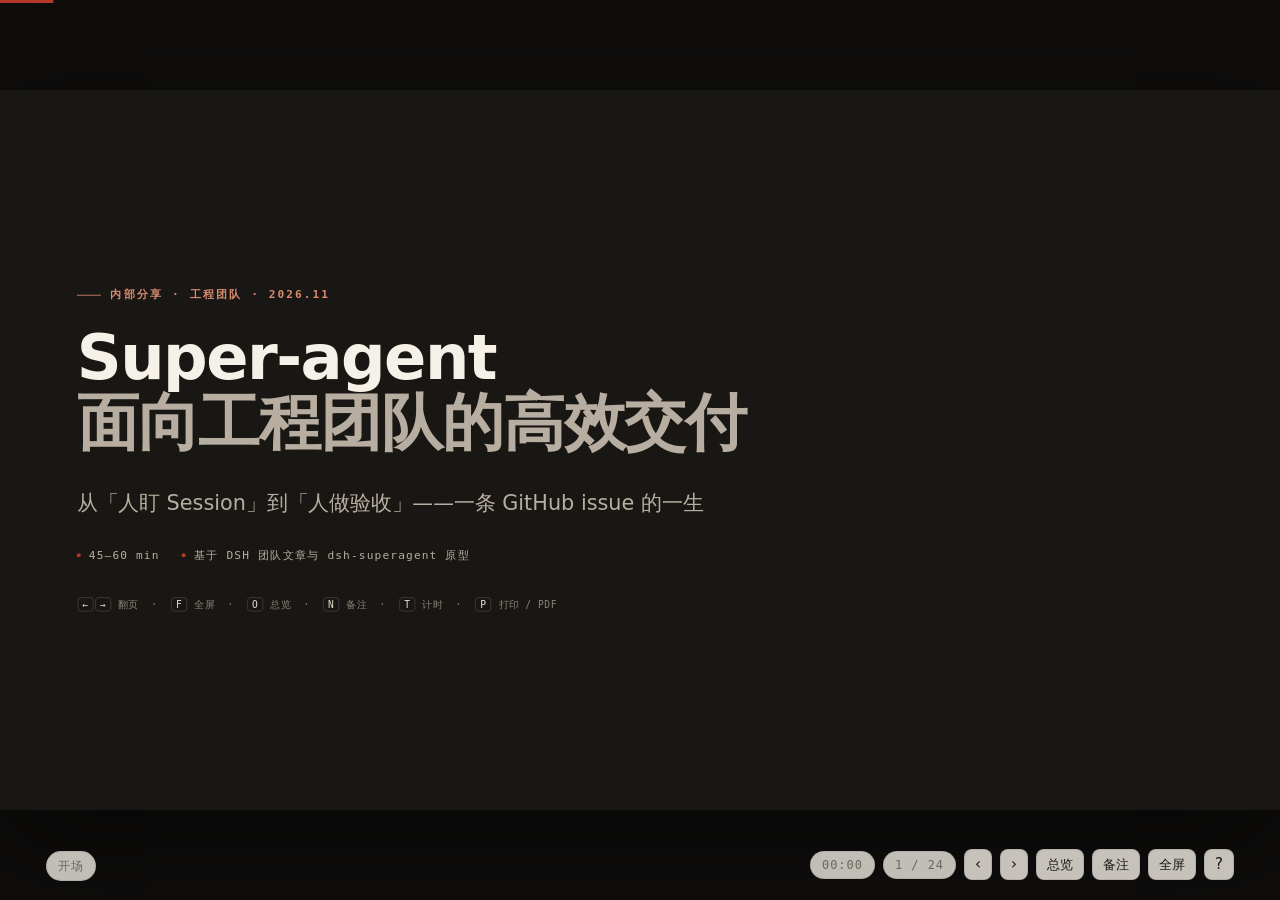
<file: docs/superagent-share/index.html>
<!doctype html>
<html lang="zh-CN">
<head>
<meta charset="utf-8">
<meta name="viewport" content="width=device-width, initial-scale=1">
<meta name="color-scheme" content="light">
<meta name="description" content="Super-agent 内部分享：面向工程团队的高效交付。单文件 HTML 演示稿，支持键盘翻页、全屏、总览、备注、计时与打印。">
<title>Super-agent：面向工程团队的高效交付</title>
<style>
  /* ---------- tokens ---------- */
  :root{
    --paper:#f5f1e8;
    --paper-2:#efe9dc;
    --ink:#1b1916;
    --muted:#6f675c;
    --line:#d8cfc0;
    --accent:#b23a26;
    --accent-soft:#f0dcd5;
    --dark:#191714;
    --dark-muted:#b7ada0;
    --white:#fffdf8;
    --sans:"PingFang SC","Hiragino Sans GB","Noto Sans CJK SC","Source Han Sans SC","Microsoft YaHei",system-ui,-apple-system,sans-serif;
    --mono:"SF Mono","JetBrains Mono","Cascadia Code",Menlo,Consolas,monospace;
    --scale:1;
  }
  *{box-sizing:border-box}
  html,body{margin:0;padding:0;height:100%}
  body{
    background:#0e0d0c;
    color:var(--ink);
    font-family:var(--sans);
    font-feature-settings:"palt" 1;
    overflow:hidden;
    -webkit-font-smoothing:antialiased;
  }
  a{color:inherit;text-decoration:none;border-bottom:1px solid rgba(178,58,38,.4)}
  a:hover{border-bottom-color:var(--accent)}

  /* ---------- stage ---------- */
  #stage{
    position:absolute;
    top:50%;left:50%;
    width:1600px;height:900px;
    transform:translate(-50%,-50%) scale(var(--scale));
    transform-origin:center center;
    background:var(--paper);
    box-shadow:0 40px 120px rgba(0,0,0,.45);
    overflow:hidden;
  }
  #progress{
    position:absolute;top:0;left:0;height:3px;width:100%;
    background:var(--accent);
    transform:scaleX(0);transform-origin:left;
    z-index:45;transition:transform .25s ease;
  }

  /* ---------- slides ---------- */
  .slide{
    position:absolute;inset:0;
    display:flex;flex-direction:column;
    padding:72px 88px 64px;
    background:var(--paper);
    opacity:0;visibility:hidden;pointer-events:none;
    transition:opacity .22s ease;
  }
  .slide.active{opacity:1;visibility:visible;pointer-events:auto}
  .slide.dark{background:var(--dark);color:var(--paper)}
  .slide.dark .muted,.slide.dark .lede{color:var(--dark-muted)}
  .slide.dark .kicker{color:#d98a6f}
  .slide.dark a{border-bottom-color:rgba(217,138,111,.5)}
  .notes{display:none}

  .s-head{flex:0 0 auto}
  .s-body{flex:1 1 auto;display:flex;flex-direction:column;justify-content:center;gap:26px;min-height:0;padding-top:30px}
  .s-body.top{justify-content:flex-start}

  .kicker{
    margin:0 0 18px;
    font:600 14px/1.4 var(--mono);
    letter-spacing:.18em;text-transform:uppercase;
    color:var(--accent);
    display:flex;align-items:center;gap:12px;
  }
  .kicker::before{content:"";width:30px;height:1px;background:currentColor;flex:0 0 auto}

  h1,h2,h3,p{margin:0}
  h1{font-size:78px;line-height:1.04;font-weight:650;letter-spacing:-.025em;text-wrap:balance}
  h2{font-size:48px;line-height:1.14;font-weight:640;letter-spacing:-.02em;text-wrap:balance}
  h3{font-size:23px;line-height:1.35;font-weight:600;text-wrap:balance}
  .lede{font-size:23px;line-height:1.55;color:var(--muted);max-width:980px}
  .small{font-size:16px;line-height:1.55;color:var(--muted)}
  .tiny{font-size:13px;line-height:1.5;color:var(--muted)}
  .muted{color:var(--muted)}
  .accent{color:var(--accent)}
  .dim{color:var(--dark-muted)}

  /* ---------- cover ---------- */
  .cover{padding:84px 96px}
  .cover .s-head{display:flex;flex-direction:column;justify-content:center;height:100%}
  .cover h1{margin:10px 0 26px}
  .cover .lede{font-size:26px;max-width:1100px}
  .cover-meta{display:flex;gap:28px;align-items:center;margin-top:38px;font:500 14px/1 var(--mono);letter-spacing:.1em;color:var(--dark-muted)}
  .cover-meta span{display:flex;align-items:center;gap:10px}
  .cover-meta span::before{content:"";width:5px;height:5px;border-radius:50%;background:var(--accent)}
  .hint{margin-top:46px;font:500 12px/1.6 var(--mono);letter-spacing:.06em;color:rgba(183,173,160,.72)}
  .hint kbd{font:inherit;color:#e8dfd2;border:1px solid rgba(255,255,255,.18);border-radius:4px;padding:1px 5px;margin:0 1px}

  /* ---------- divider ---------- */
  .divider{justify-content:center}
  .divider .num{font:600 130px/1 var(--mono);color:rgba(245,241,232,.13);letter-spacing:-.04em;margin-bottom:18px}
  .divider h2{font-size:62px;line-height:1.12;max-width:1150px;margin-bottom:22px}
  .divider .lede{font-size:24px;max-width:900px}

  /* ---------- generic blocks ---------- */
  .cards{display:grid;gap:18px}
  .cards.two{grid-template-columns:1fr 1fr}
  .cards.three{grid-template-columns:repeat(3,1fr)}
  .cards.four{grid-template-columns:repeat(4,1fr)}
  .card{
    background:rgba(255,253,248,.72);
    border:1px solid var(--line);
    border-radius:14px;
    padding:22px 24px;
  }
  .card h3{margin-bottom:8px}
  .card p,.card li{font-size:17px;line-height:1.55;color:var(--muted)}
  .card ul{margin:0;padding-left:18px;display:flex;flex-direction:column;gap:6px}
  .card .idx{font:600 13px/1 var(--mono);letter-spacing:.12em;color:var(--accent);display:block;margin-bottom:10px}

  ul.pts{list-style:none;margin:0;padding:0;display:flex;flex-direction:column;gap:14px}
  ul.pts>li{position:relative;padding-left:26px;font-size:21px;line-height:1.5}
  ul.pts>li::before{content:"";position:absolute;left:2px;top:.64em;width:7px;height:7px;border-radius:50%;background:var(--accent)}
  ul.pts>li small{display:block;font-size:16px;color:var(--muted);margin-top:3px;padding-left:0}
  ul.pts.compact>li{font-size:19px}

  .callout{
    display:flex;gap:14px;align-items:flex-start;
    background:var(--accent-soft);
    border-left:4px solid var(--accent);
    border-radius:0 12px 12px 0;
    padding:16px 20px;
    font-size:19px;line-height:1.5;
  }
  .callout b{font-weight:600}
  .callout span:last-child{text-wrap:pretty}
  .callout .tag{flex:0 0 auto;font:600 12px/1.6 var(--mono);letter-spacing:.12em;text-transform:uppercase;color:var(--accent);padding-top:3px}
  .callout.alt{background:rgba(25,23,20,.05);border-left-color:var(--ink)}
  .callout.alt .tag{color:var(--ink)}
  .slide.dark .callout{background:rgba(255,255,255,.07);border-left-color:var(--accent);color:var(--paper)}
  .slide.dark .callout .tag{color:#d98a6f}

  .split{display:grid;grid-template-columns:1.25fr .75fr;gap:52px;align-items:center}
  .split.even{grid-template-columns:1fr 1fr}
  .split.wide-left{grid-template-columns:1.5fr 1fr}

  /* ---------- pain points ---------- */
  .symptoms{display:flex;flex-direction:column;gap:20px}
  .symptom{display:grid;grid-template-columns:150px 1fr;gap:18px;align-items:baseline;padding-bottom:18px;border-bottom:1px solid var(--line)}
  .symptom:last-child{border-bottom:0;padding-bottom:0}
  .symptom b{font-size:20px}
  .symptom span{font-size:18px;line-height:1.5;color:var(--muted)}
  .stat{text-align:left}
  .stat .big{font:650 104px/.95 var(--sans);letter-spacing:-.05em;color:var(--accent)}
  .stat .big small{font-size:30px;letter-spacing:0;color:var(--ink)}
  .stat .cap{font-size:17px;line-height:1.5;color:var(--muted);margin-top:10px;max-width:280px}
  .quote{margin-top:26px;padding-left:18px;border-left:2px solid var(--accent);font-size:20px;line-height:1.55}
  .quote small{display:block;margin-top:6px;font-size:14px;color:var(--muted)}

  /* ---------- axes ---------- */
  .axes{display:flex;flex-direction:column;gap:24px}
  .axis{border:1px solid var(--line);border-radius:14px;padding:22px 26px;background:rgba(255,253,248,.6)}
  .axis-h{display:flex;align-items:baseline;justify-content:space-between;gap:20px;margin-bottom:14px}
  .axis-h b{font-size:21px}
  .axis-h span{font-size:15px;color:var(--muted)}
  .steps{display:flex;align-items:center;gap:12px;flex-wrap:wrap}
  .pill{display:inline-block;background:var(--white);border:1px solid var(--line);border-radius:999px;padding:8px 16px;font-size:18px}
  .pill.hot{border-color:var(--accent);color:var(--accent);background:var(--accent-soft)}
  .to{color:var(--muted);font-size:18px}

  /* ---------- flow ---------- */
  .flow{display:flex;align-items:stretch;gap:8px}
  .flow .step{
    flex:1 1 0;min-width:0;
    background:var(--white);
    border:1px solid var(--line);
    border-radius:12px;
    padding:16px 12px;
    display:flex;flex-direction:column;gap:6px;
  }
  .flow .step b{font-size:17px;line-height:1.3}
  .flow .step small{font-size:13px;line-height:1.4;color:var(--muted)}
  .flow .step .badge{align-self:flex-start;margin-top:2px}
  .flow .arrow{flex:0 0 18px;align-self:center;text-align:center;color:var(--muted);font-size:18px}
  .flow.journey .step{padding:18px 14px}
  .flow.journey .step b{font-size:18px}

  .badge{
    display:inline-block;
    font:600 11px/1 var(--mono);letter-spacing:.1em;
    color:var(--accent);
    border:1px solid currentColor;
    border-radius:999px;
    padding:4px 8px;
  }
  .badge.rule{color:var(--muted)}
  .badge.bot{color:#2f6b4f;border-color:#2f6b4f}

  /* ---------- architecture diagram ---------- */
  .arch{display:flex;flex-direction:column;align-items:center;gap:10px;padding:6px 0}
  .arch .node{
    background:var(--white);border:1px solid var(--line);border-radius:12px;
    padding:14px 22px;text-align:center;min-width:230px;
  }
  .arch .node b{display:block;font-size:19px}
  .arch .node small{display:block;font-size:13px;color:var(--muted);margin-top:4px}
  .arch .node.main{border-color:var(--accent);background:var(--accent-soft)}
  .arch .node.main b{color:var(--accent)}
  .arch .fan{color:var(--muted);font-size:16px;line-height:1}
  .arch .workers{display:flex;gap:16px}
  .arch .workers .node{min-width:0;flex:1;padding:12px 16px}
  .arch .workers .node b{font-size:16px}

  /* ---------- definitions ---------- */
  .defs{display:flex;flex-direction:column;border-top:1px solid var(--line)}
  .def{display:grid;grid-template-columns:86px 26px 1.15fr 1fr;gap:14px;align-items:center;padding:18px 2px;border-bottom:1px solid var(--line)}
  .def>b{font-size:22px;letter-spacing:.02em}
  .def .to{font-size:18px}
  .def .mech{font-size:19px}
  .def small{font-size:15px;line-height:1.45;color:var(--muted);text-align:right}

  /* ---------- layers ---------- */
  .layers{display:grid;grid-template-columns:repeat(3,1fr);gap:16px}
  .layer{background:var(--white);border:1px solid var(--line);border-radius:12px;padding:18px 20px}
  .layer .tag{font:600 12px/1 var(--mono);letter-spacing:.12em;color:var(--accent)}
  .layer b{display:block;font-size:19px;margin:8px 0 4px}
  .layer small{font-size:14px;line-height:1.45;color:var(--muted)}

  /* ---------- table ---------- */
  table.metrics{width:100%;border-collapse:collapse;font-size:18px}
  table.metrics th,table.metrics td{text-align:left;padding:13px 14px;border-bottom:1px solid var(--line);vertical-align:top}
  table.metrics th{font:600 12px/1.4 var(--mono);letter-spacing:.14em;text-transform:uppercase;color:var(--muted);padding-top:0}
  table.metrics td strong{font-weight:600}
  table.metrics td small{display:block;font-size:13px;color:var(--muted);margin-top:2px}
  table.metrics tr:last-child td{border-bottom:0}

  table.fail{width:100%;border-collapse:collapse;font-size:17px}
  table.fail th,table.fail td{text-align:left;padding:11px 12px;border-bottom:1px solid var(--line)}
  table.fail th{font:600 11px/1.4 var(--mono);letter-spacing:.12em;text-transform:uppercase;color:var(--muted)}
  table.fail td:first-child{color:var(--ink);white-space:nowrap}
  table.fail td:last-child{color:var(--muted)}

  /* ---------- demo ---------- */
  .demo-head{display:flex;align-items:baseline;gap:22px}
  .demo-head .clock{font:650 56px/1 var(--mono);letter-spacing:-.03em;color:var(--accent)}
  .demo-head .clock small{font-size:18px;color:var(--muted);letter-spacing:0;margin-left:6px}

  /* ---------- qa ---------- */
  .qa{display:flex;flex-direction:column;gap:14px}
  .qa-item{display:grid;grid-template-columns:44px 1fr;gap:18px;align-items:start;padding:14px 0;border-bottom:1px solid var(--line)}
  .qa-item:last-child{border-bottom:0}
  .qa-item .n{font:600 15px/1 var(--mono);color:var(--accent);padding-top:4px}
  .qa-item b{font-size:20px;font-weight:600}
  .qa-item p{font-size:16px;color:var(--muted);line-height:1.5;margin-top:4px}

  /* ---------- glossary ---------- */
  .glossary{display:grid;grid-template-columns:repeat(3,1fr);gap:14px 26px}
  .term{border-bottom:1px solid var(--line);padding-bottom:10px}
  .term b{display:block;font-size:16px;font-weight:600}
  .term span{display:block;font-size:14px;line-height:1.45;color:var(--muted);margin-top:3px}

  /* ---------- closing ---------- */
  .closing .pts li{font-size:23px}
  .ask{margin-top:34px;border:1px solid rgba(217,138,111,.45);border-radius:14px;padding:22px 26px;max-width:1000px}
  .ask .tag{font:600 12px/1 var(--mono);letter-spacing:.16em;color:#d98a6f;text-transform:uppercase;display:block;margin-bottom:10px}
  .ask p{font-size:21px;line-height:1.5}

  /* ---------- references ---------- */
  .refs{display:flex;flex-direction:column;gap:14px}
  .ref{display:flex;gap:14px;font-size:17px;line-height:1.5}
  .ref .n{flex:0 0 26px;font:600 13px/1.7 var(--mono);color:var(--accent)}
  .ref .u{display:block;font-size:13px;color:var(--muted);margin-top:2px;word-break:break-all;border-bottom:0}
  .ref .u:hover{color:var(--accent)}
  .timebar{display:flex;height:16px;border-radius:999px;overflow:hidden;border:1px solid var(--line);margin-top:8px}
  .timebar i{display:block;height:100%}
  .timebar .t1{background:#b23a26}
  .timebar .t2{background:#c9765f}
  .timebar .t3{background:#d8a58f}
  .timebar .t4{background:#8a7f72}
  .timelegend{display:flex;justify-content:space-between;font-size:13px;color:var(--muted);margin-top:10px;gap:12px;flex-wrap:wrap}
  .timelegend span{display:flex;align-items:center;gap:6px}
  .timelegend i{width:8px;height:8px;border-radius:2px;display:inline-block}


  /* ---------- diagrams: definition / events / context / lanes / persistence ---------- */
  .s-head .lede{margin-top:14px}
  .defmap{width:100%;display:flex;flex-direction:column;align-items:center}
  .dm-row{display:flex;justify-content:center}
  .dm-node{background:var(--white);border:1px solid var(--line);border-radius:12px;padding:13px 18px;text-align:center;min-width:150px}
  .dm-node b{display:block;font-size:18px;font-weight:600}
  .dm-node small{display:block;font-size:12.5px;line-height:1.35;color:var(--muted);margin-top:3px}
  .dm-node.person{min-width:180px;background:var(--ink);border-color:var(--ink);color:var(--paper)}
  .dm-node.person small{color:var(--dark-muted)}
  .dm-node.coord{border-color:var(--accent);background:var(--accent-soft)}
  .dm-node.coord b{color:var(--accent)}
  .dm-node.event{border-style:dashed;background:transparent}
  .dm-connector{width:1px;height:16px;background:var(--line)}
  .dm-core{display:grid;grid-template-columns:1fr 24px 1.1fr 24px 1fr;align-items:center;width:100%;gap:8px}
  .dm-arrow{text-align:center;color:var(--muted);font-size:18px}
  .dm-fan{position:relative;height:24px;width:100%}
  .dm-fan::before{content:"";position:absolute;top:0;left:16.1%;right:16.1%;height:1px;background:var(--line)}
  .dm-fan span{position:absolute;top:0;width:1px;height:100%;background:var(--line)}
  .dm-fan span:nth-child(1){left:16.1%}
  .dm-fan span:nth-child(2){left:50%}
  .dm-fan span:nth-child(3){left:83.9%}
  .dm-workers{display:grid;grid-template-columns:repeat(3,1fr);gap:14px;width:100%}
  .dm-workers .dm-node{min-width:0;padding:12px 10px}

  .eventgrid{display:grid;grid-template-columns:1fr 1.05fr;gap:40px;align-items:center}
  .tviz{padding-top:4px}
  .tv-track{display:flex;align-items:center;padding:18px 4px 34px}
  .tv-dot{position:relative;flex:0 0 auto;width:14px;height:14px;border-radius:50%;background:var(--accent)}
  .tv-dot i{position:absolute;top:22px;left:50%;transform:translateX(-50%);font:500 12px/1 var(--mono);font-style:normal;color:var(--muted);white-space:nowrap}
  .tv-seg{flex:1;height:2px;background:var(--line)}
  .routes{display:flex;flex-direction:column;gap:12px}
  .route-row{display:grid;grid-template-columns:82px 1fr;gap:12px;align-items:center}
  .route-label{font:600 11px/1.4 var(--mono);letter-spacing:.1em;text-transform:uppercase;color:var(--muted)}
  .route-line{display:flex;align-items:center;gap:8px;flex-wrap:wrap}
  .route-chip{background:var(--white);border:1px solid var(--line);border-radius:8px;padding:7px 11px;font-size:14.5px}

  .ctxpanel{display:flex;flex-direction:column;gap:10px}
  .ctx-window{border:1px solid var(--accent);background:var(--accent-soft);border-radius:14px;padding:16px 20px}
  .ctx-store{border:1px dashed var(--line);background:rgba(255,253,248,.55);border-radius:14px;padding:14px 20px}
  .ctx-tag{font:600 11px/1 var(--mono);letter-spacing:.12em;text-transform:uppercase;color:var(--accent)}
  .ctx-store .ctx-tag{color:var(--muted)}
  .ctx-chips{display:flex;flex-wrap:wrap;gap:8px;margin-top:10px}
  .ctx-chips span{background:var(--white);border:1px solid var(--line);border-radius:999px;padding:5px 12px;font-size:14px}
  .ctx-arrow{text-align:center;font-size:12px;color:var(--muted)}
  .chain{display:flex;align-items:center;gap:6px;flex-wrap:wrap}
  .chain-chip{background:var(--white);border:1px solid var(--line);border-radius:8px;padding:7px 10px;font-size:14px}
  .chain-chip i{display:block;font-style:normal;font-size:11px;line-height:1.3;color:var(--muted);margin-top:2px}

  .lanes{display:flex;flex-direction:column;gap:24px}
  .lane + .lane{border-top:1px dashed var(--line);padding-top:22px}
  .lane{display:grid;grid-template-columns:60px 1fr;gap:16px;align-items:center}
  .lane-label{font:600 11px/1 var(--mono);letter-spacing:.12em;text-transform:uppercase;color:var(--accent)}
  .lane-track{display:flex;align-items:center;gap:7px;flex-wrap:wrap}
  .lane-chip{background:var(--white);border:1px solid var(--line);border-radius:999px;padding:10px 15px;font-size:15.5px}
  .lane-chip.back{background:transparent;border-style:dashed;color:var(--muted)}

  .persist{display:grid;grid-template-columns:1fr 80px 1.05fr 80px 1fr;align-items:center}
  .pnode{background:var(--white);border:1px solid var(--line);border-radius:12px;padding:16px 18px;text-align:center}
  .pnode .tag{font:600 11px/1 var(--mono);letter-spacing:.12em;text-transform:uppercase;color:var(--accent)}
  .pnode b{display:block;font-size:19px;margin:7px 0 3px}
  .pnode small{font-size:12.5px;color:var(--muted)}
  .pnode.hot{border-color:var(--accent);background:var(--accent-soft)}
  .plink{text-align:center;color:var(--muted);font-size:20px}
  .plink small{display:block;font-size:10.5px;line-height:1.3;margin-top:2px}
  .pwatch{display:flex;align-items:center;gap:14px;border:1px dashed var(--line);border-radius:12px;padding:12px 18px;font-size:15px;line-height:1.45;color:var(--muted)}
  .pwatch .badge{flex:0 0 auto}


  /* ---------- part 2 map ---------- */
  .whatmap .num{font-size:92px;margin-bottom:6px}
  .whatmap h2{font-size:50px;margin-bottom:12px}
  .whatmap .lede{font-size:21px;max-width:1040px}
  .qmap{display:grid;grid-template-columns:repeat(4,1fr);gap:14px;margin-top:26px;width:100%}
  .qcard{border:1px solid rgba(245,241,232,.16);background:rgba(255,255,255,.05);border-radius:14px;padding:18px 18px 16px}
  .qcard .n{font:600 11px/1 var(--mono);letter-spacing:.14em;color:#d98a6f;text-transform:uppercase}
  .qcard h3{font-size:20px;line-height:1.4;color:var(--paper);margin:10px 0 12px;font-weight:600}
  .qcard .ans{font-size:14px;line-height:1.45;color:#e8b9a8}
  .chainnote{margin-top:22px;font-size:14px;line-height:1.6;color:var(--dark-muted)}

  /* ---------- events big ---------- */
  .pipe{display:flex;align-items:center;gap:6px;border:1px solid var(--line);border-radius:12px;padding:12px 14px;background:rgba(255,253,248,.55)}
  .pipe-node{flex:1;text-align:center;font-size:15px;font-weight:600;line-height:1.3}
  .pipe-node small{display:block;font-weight:400;font-size:11px;color:var(--muted);margin-top:3px}
  .pipe-arrow{color:var(--muted);font-size:14px;flex:0 0 auto}
  .eventbig{display:grid;grid-template-columns:1.05fr 1fr;gap:40px;align-items:center}
  .threadbig,.routebig{border:1px solid var(--line);border-radius:14px;padding:22px 26px;background:rgba(255,253,248,.5)}
  .tb-head{font-size:20px;font-weight:600;margin-bottom:28px}
  .tb-track{display:flex;align-items:center;padding:0 10px 58px}
  .tb-dot{position:relative;width:22px;height:22px;border-radius:50%;background:var(--accent);flex:0 0 auto}
  .tb-dot i{position:absolute;top:30px;left:50%;transform:translateX(-50%);font:600 13px/1 var(--mono);font-style:normal;color:var(--accent)}
  .tb-dot b{position:absolute;top:50px;left:50%;transform:translateX(-50%);font-size:16px;font-weight:500;white-space:nowrap;color:var(--ink)}
  .tb-seg{flex:1;height:3px;background:var(--line)}
  .routebig{display:flex;flex-direction:column;gap:14px}
  .routebig-row{display:grid;grid-template-columns:84px 1fr;gap:12px;align-items:center}
  .routebig-label{font:600 11px/1.4 var(--mono);letter-spacing:.1em;text-transform:uppercase;color:var(--muted)}
  .rb-line{display:flex;align-items:center;gap:10px;flex-wrap:wrap}
  .rb-node{background:var(--white);border:1px solid var(--line);border-radius:10px;padding:13px 18px;font-size:17px}
  .rb-node.accent{border-color:var(--accent);background:var(--accent-soft);color:var(--accent)}
  .rb-arrow{color:var(--muted);font-size:16px}

  /* ---------- context big ---------- */
  .ctxbig{display:grid;grid-template-columns:1fr 100px 1fr;gap:18px;align-items:stretch}
  .ctxbig-panel{border-radius:14px;padding:22px 26px;border:1px solid var(--line);min-height:190px}
  .ctxbig-panel.win{border-color:var(--accent);background:var(--accent-soft)}
  .ctxbig-panel.store{border-style:dashed;background:rgba(255,253,248,.55)}
  .ctxbig-panel .ctx-tag{font-size:12px}
  .ctx-sub{font-size:15px;color:var(--muted);margin:9px 0 14px}
  .ctx-chips.big span{font-size:16px;padding:7px 14px}
  .ctxbig-mid{display:flex;flex-direction:column;align-items:center;justify-content:center;color:var(--muted);font-size:22px}
  .ctxbig-mid small{font-size:11px;line-height:1.35;text-align:center;margin-top:6px}
  .ctx-foot{margin-top:18px;font-size:13px;color:var(--muted)}
  .chainline{border-top:1px solid var(--line);padding-top:18px}
  .chainline > .ctx-tag{display:block;margin-bottom:12px}
  .chain.big{width:100%}
  .chain.big .chain-chip{flex:1;text-align:center;padding:14px 12px;font-size:17px}
  .chain.big .to{flex:0 0 auto;font-size:18px}


  .arch .node{min-width:260px;padding:16px 26px}
  .arch .node.main{min-width:420px}
  .arch .workers{width:760px}
  .arch .workers .node{padding:14px 18px}
  .lanes.panel{border:1px solid var(--line);border-radius:14px;padding:20px 24px;background:rgba(255,253,248,.5);gap:18px}
  .lanes-head{font-size:16px;font-weight:600;color:var(--ink);margin-bottom:0}
  .lane-chip{font-size:16.5px;padding:11px 16px}
  .defwords{margin-top:14px}
  .defwords b{color:var(--accent);font-weight:600;margin:0 2px}
  /* ---------- hud ---------- */
  #hud{
    position:absolute;left:46px;right:46px;bottom:20px;
    display:flex;align-items:center;justify-content:space-between;gap:16px;
    z-index:40;pointer-events:none;
    opacity:0;transform:translateY(6px);
    transition:opacity .25s ease,transform .25s ease;
  }
  body.hud #hud{opacity:1;transform:none}
  #hud .left{pointer-events:none}
  #hud .right{display:flex;align-items:center;gap:8px;pointer-events:auto}
  .chip{
    font:500 12px/1 var(--mono);letter-spacing:.08em;
    color:var(--muted);
    background:rgba(245,241,232,.78);
    border:1px solid rgba(0,0,0,.09);
    border-radius:999px;padding:7px 11px;
    backdrop-filter:blur(6px);
  }
  #timer{pointer-events:auto;cursor:pointer;min-width:58px;text-align:center}
  #timer.paused{color:var(--accent)}
  #hud button{
    font:500 13px/1 var(--sans);
    color:var(--ink);
    background:rgba(245,241,232,.8);
    border:1px solid rgba(0,0,0,.1);
    border-radius:8px;padding:8px 10px;cursor:pointer;
    backdrop-filter:blur(6px);
  }
  #hud button:hover{background:#fff}
  #hud .icon{font-size:15px;padding:7px 10px}

  /* ---------- overlays ---------- */
  #notes{
    position:absolute;left:0;right:0;bottom:0;z-index:30;
    max-height:300px;overflow:auto;
    background:var(--white);
    border-top:1px solid var(--line);
    padding:22px 88px 26px;
    box-shadow:0 -12px 40px rgba(0,0,0,.08);
  }
  #notes .notes-h{display:flex;align-items:center;justify-content:space-between;margin-bottom:10px}
  #notes .notes-h b{font:600 12px/1 var(--mono);letter-spacing:.14em;text-transform:uppercase;color:var(--accent)}
  #notes .notes-h span{font-size:12px;color:var(--muted)}
  #notes p{font-size:18px;line-height:1.6;color:var(--ink)}

  #overview{
    position:absolute;inset:0;z-index:60;
    background:rgba(245,241,232,.985);
    padding:46px 56px;overflow:auto;
  }
  #overview h3{font-size:24px;margin-bottom:22px}
  #overview-grid{display:grid;grid-template-columns:repeat(4,1fr);gap:12px}
  .ov-card{
    display:flex;flex-direction:column;gap:5px;text-align:left;
    background:var(--white);border:1px solid var(--line);border-radius:10px;
    padding:13px 14px;cursor:pointer;font-family:inherit;
  }
  .ov-card:hover{border-color:var(--accent)}
  .ov-num{font:600 11px/1 var(--mono);color:var(--accent);letter-spacing:.08em}
  .ov-title{font-size:15px;line-height:1.35;color:var(--ink)}
  .ov-sec{font:500 10px/1.4 var(--mono);letter-spacing:.1em;text-transform:uppercase;color:var(--muted)}

  #help{position:absolute;inset:0;z-index:65;background:rgba(18,16,14,.55);display:flex;align-items:center;justify-content:center}
  .help-card{background:var(--paper);border-radius:16px;padding:34px 38px;width:660px;box-shadow:0 30px 80px rgba(0,0,0,.35)}
  .help-card h3{font-size:24px;margin-bottom:6px}
  .help-card p{font-size:15px;color:var(--muted);margin-bottom:18px}
  .help-card table{width:100%;border-collapse:collapse;font-size:16px}
  .help-card td{padding:8px 0;border-bottom:1px solid var(--line)}
  .help-card td:first-child{width:180px;font:600 13px/1.4 var(--mono);color:var(--accent)}
  .help-card tr:last-child td{border-bottom:0}

  [hidden]{display:none !important}

  /* ---------- motion ---------- */
  @media (prefers-reduced-motion: no-preference){
    .slide.active .s-head{animation:rise .42s cubic-bezier(.2,.7,.2,1) both}
    .slide.active .s-body{animation:rise .42s .06s cubic-bezier(.2,.7,.2,1) both}
  }
  @keyframes rise{from{opacity:0;transform:translateY(10px)}to{opacity:1;transform:none}}

  /* ---------- print ---------- */
  @media print{
    @page{size:1600px 900px;margin:0}
    html,body{width:1600px;height:auto;overflow:visible;background:#fff}
    #stage{position:static;transform:none !important;width:1600px;height:auto;box-shadow:none;overflow:visible}
    .slide{
      position:relative;display:block !important;
      opacity:1 !important;visibility:visible !important;pointer-events:auto !important;
      width:1600px;height:900px;
      page-break-after:always;break-after:page;
    }
    .slide:last-child{page-break-after:auto;break-after:auto}
    #hud,#progress,#overview,#help,#notes{display:none !important}
    .slide.active .s-head,.slide.active .s-body{animation:none !important}
  }

  /* ---------- narrow screens (fallback; presentation is 16:9) ---------- */
  @media (max-width:700px){
    #hud{left:14px;right:14px;bottom:10px}
    #hud .right .chip{display:none}
  }
</style>
</head>
<body>
<div id="progress"></div>
<main id="stage" aria-live="polite">

  <!-- 01 cover -->
  <section class="slide cover dark active" data-section="开场" data-title="封面：Super-agent 内部分享">
    <div class="s-head">
      <p class="kicker">内部分享 · 工程团队 · 2026.11</p>
      <h1>Super-agent<br><span class="dim">面向工程团队的高效交付</span></h1>
      <p class="lede">从「人盯 Session」到「人做验收」——一条 GitHub issue 的一生</p>
      <div class="cover-meta">
        <span>45–60 min</span>
        <span>基于 DSH 团队文章与 dsh-superagent 原型</span>
      </div>
      <p class="hint"><kbd>←</kbd><kbd>→</kbd> 翻页 &nbsp;·&nbsp; <kbd>F</kbd> 全屏 &nbsp;·&nbsp; <kbd>O</kbd> 总览 &nbsp;·&nbsp; <kbd>N</kbd> 备注 &nbsp;·&nbsp; <kbd>T</kbd> 计时 &nbsp;·&nbsp; <kbd>P</kbd> 打印 / PDF</p>
    </div>
    <aside class="notes">
      <p>开场只用一句话：今天不聊模型能力，聊「一个人怎么带一个团队规模的 Agent」。全程用一条 issue 贯穿，最后给一个两周能做的试点建议。</p>
    </aside>
  </section>

  <!-- 02 three questions -->
  <section class="slide" data-section="导览" data-title="今天只回答三个问题">
    <div class="s-head">
      <p class="kicker">导览</p>
      <h2>今天只回答三个问题</h2>
    </div>
    <div class="s-body">
      <div class="cards three">
        <div class="card">
          <span class="idx">WHY</span>
          <h3>为什么单任务很强，<br>团队吞吐还是上不去？</h3>
          <p>瓶颈从模型能力，转移到了人的注意力。</p>
        </div>
        <div class="card">
          <span class="idx">WHAT</span>
          <h3>Super-agent 靠哪几条机制同时推进多任务？</h3>
          <p>四段因果链，不是一张功能清单。</p>
        </div>
        <div class="card">
          <span class="idx">HOW</span>
          <h3>工程团队怎么低成本试起来，<br>怎么判断有效？</h3>
          <p>一条低风险流程、六个度量、两周验证。</p>
        </div>
      </div>
      <div class="callout"><span class="tag">主线</span><span>一条 GitHub issue，从被评论到被合入：第一部分用它讲痛点，第二部分用它讲机制，第三部分用它做 demo。</span></div>
    </div>
    <aside class="notes">
      <p>先框住预期：Why、What、How 三个问题；主线是一条 issue 从被评论到被合入。今天不讲模型训练、prompt 技巧和工具评测。</p>
    </aside>
  </section>

  <!-- 03 divider why -->
  <section class="slide divider dark" data-section="Why" data-title="第一部分：为什么">
    <div class="num">01</div>
    <h2>瓶颈不在模型，<br>在人的注意力。</h2>
    <p class="lede">单任务上限取决于模型能力；多任务上限取决于人能同时关注多少。</p>
    <aside class="notes">
      <p>这一部分 10 分钟。核心论点：单任务上限是模型，多任务上限是人的注意力。先把「为什么需要新架构」讲透，再进机制。</p>
    </aside>
  </section>

  <!-- 04 pain -->
  <section class="slide" data-section="Why · 痛点" data-title="并行度上去了，人却成了调度器">
    <div class="s-head">
      <p class="kicker">Why · 痛点</p>
      <h2>并行度上去了，人却成了调度器</h2>
    </div>
    <div class="s-body">
      <div class="split">
        <div class="symptoms">
          <div class="symptom"><b>上下文混乱</b><span>多个会话各说各话，人要在脑子里做合并。</span></div>
          <div class="symptom"><b>同步阻塞</b><span>一个会话跑长任务，人只能等，或者切走再切回。</span></div>
          <div class="symptom"><b>会话割裂</b><span>任务之间不共享上下文，重复交代背景成为常态。</span></div>
        </div>
        <div class="stat">
          <div class="big">3–5<small> 个</small></div>
          <p class="cap">个人能同时有效关注的 Session 数。这是经验观察，不是测量数据。</p>
          <div class="quote">「单任务上限取决于模型能力，<br>多任务上限取决于人的注意力。」<small>—— DSH 团队文章</small></div>
        </div>
      </div>
      <p class="small">现场可以做个小调查：你现在同时开着几个 Session？其中几个是真的在推进？</p>
    </div>
    <aside class="notes">
      <p>先问现场「你现在同时开着几个 Session」，再给 3–5 这个经验值，强调是观察不是数据。三个症状各举一个身边的例子，最后念原文那句话。</p>
    </aside>
  </section>

  <!-- 05 two axes -->
  <section class="slide" data-section="Why · 演进" data-title="不是替代关系，是两条演进轴">
    <div class="s-head">
      <p class="kicker">Why · 演进</p>
      <h2>不是替代关系，是两条演进轴</h2>
    </div>
    <div class="s-body">
      <div class="axes">
        <div class="axis">
          <div class="axis-h"><b>任务内能力</b><span>目标：把一次任务做深、做稳</span></div>
          <div class="steps">
            <span class="pill">ReAct</span><span class="to">→</span>
            <span class="pill">工具调用 / 多 Agent 交接</span><span class="to">→</span>
            <span class="pill">Skills</span>
          </div>
        </div>
        <div class="axis">
          <div class="axis-h"><b>任务间组织</b><span>目标：让一组任务长期并行</span></div>
          <div class="steps">
            <span class="pill">人肉调度</span><span class="to">→</span>
            <span class="pill">Personal Agent</span><span class="to">→</span>
            <span class="pill hot">Super-agent</span>
          </div>
        </div>
      </div>
      <div class="callout"><span class="tag">结论</span><span>多 Agent ≠ Super-agent。前者优化任务内部，后者组织任务之间；Personal Agent 与 Super-agent 也不是替代关系。</span></div>
    </div>
    <aside class="notes">
      <p>任务内能力解决「一次任务做深」，任务间组织解决「一组任务并行」。Claude Code 那类讨论前者，DSH 讨论后者；避免听成一代取代一代。多 Agent ≠ Super-agent。</p>
    </aside>
  </section>

  <!-- 06 why now -->
  <section class="slide" data-section="Why · 时机" data-title="为什么是现在">
    <div class="s-head">
      <p class="kicker">Why · 时机</p>
      <h2>四个变化，让它从论文变成可跑</h2>
    </div>
    <div class="s-body">
      <div class="cards four">
        <div class="card"><span class="idx">01</span><h3>长上下文可用</h3><p>跨文件、跨会话携带上下文从演示变成日常。</p></div>
        <div class="card"><span class="idx">02</span><h3>工具与代码执行成熟</h3><p>读写文件、跑测试、开 PR，闭环能真正走完。</p></div>
        <div class="card"><span class="idx">03</span><h3>推理成本下降</h3><p>后台多跑几路、投机执行，经济上开始成立。</p></div>
        <div class="card"><span class="idx">04</span><h3>异步运行时与沙箱</h3><p>非阻塞会话、隔离执行环境，是并行的基础设施。</p></div>
      </div>
      <div class="callout"><span class="tag">判断</span><span>缺任何一项，Super-agent 都只能停留在演示；四项同时成熟，才值得在团队里试。</span></div>
    </div>
    <aside class="notes">
      <p>四项变化缺一不可，重点讲异步运行时与沙箱，这两项常被忽略。没有它们，Super-agent 只能停留在演示。</p>
    </aside>
  </section>

  <!-- 07 what -->
  <section class="slide" data-section="Why · 定义" data-title="什么是 Super-agent？">
    <div class="s-head">
      <p class="kicker">Why · 定义</p>
      <h2>什么是 Super-agent？</h2>
      <p class="lede">一个能跨会话保持上下文、同时推进多项任务、<br>被环境事件唤醒、并且能长期在线的 Agent 系统。</p>
      <p class="small defwords">四个特点：<b>连续</b> · <b>高效</b> · <b>主动</b> · <b>持久</b></p>
    </div>
    <div class="s-body">
      <div class="split wide-left">
        <div class="defmap">
          <div class="dm-row">
            <div class="dm-node person"><b>人</b><small>定目标 · 验收</small></div>
          </div>
          <div class="dm-connector"></div>
          <div class="dm-core">
            <div class="dm-node event"><b>事件</b><small>评论 / CI / 群消息</small></div>
            <div class="dm-arrow">→</div>
            <div class="dm-node coord"><b>协调者</b><small>常驻 · 记得全局</small></div>
            <div class="dm-arrow">↔</div>
            <div class="dm-node store"><b>状态 / 记忆</b><small>上下文 · 任务 · 订阅</small></div>
          </div>
          <div class="dm-fan"><span></span><span></span><span></span></div>
          <div class="dm-workers">
            <div class="dm-node"><b>执行 A</b><small>独立上下文 / 目录</small></div>
            <div class="dm-node"><b>执行 B</b><small>独立上下文 / 目录</small></div>
            <div class="dm-node"><b>执行 C</b><small>独立上下文 / 目录</small></div>
          </div>
        </div>
        <ul class="pts">
          <li>你面对的是一个团队，不是一串 Session。</li>
          <li>每件事独立执行，全局记忆在协调者手里。</li>
          <li>它被事件叫醒，也能被拉回正轨。</li>
        </ul>
      </div>
      <p class="small">先建立直觉；这些角色的正式名字——Router、Worker、Thread、Watchdog——在第二部分展开。</p>
    </div>
    <aside class="notes">
      <p>先用这张图建立直觉，不要在这一页抛 Router、Worker、Thread 这些词；点明「人只定目标和验收」。告诉听众正式名字从第二部分开始给。</p>
    </aside>
  </section>

  <!-- 08 overview what -->
  <section class="slide divider dark whatmap" data-section="What" data-title="第二部分：四段机制，四个问题">
    <div class="num">02</div>
    <h2>四段机制，四个问题</h2>
    <p class="lede">每一段解决前一段留下的问题；顺序不能换。</p>
    <div class="qmap">
      <div class="qcard">
        <span class="n">01 分层</span>
        <h3>同时跑多个任务，<br>怎么不互相拖垮？</h3>
        <p class="ans">Router / Worker · 上下文隔离</p>
      </div>
      <div class="qcard">
        <span class="n">02 事件</span>
        <h3>任务从哪来，<br>上下文怎么接上？</h3>
        <p class="ans">Trigger / Thread · 订阅</p>
      </div>
      <div class="qcard">
        <span class="n">03 交互</span>
        <h3>人怎么在过程中<br>插话，而不被阻塞？</h3>
        <p class="ans">异步 ReAct · 全双工</p>
      </div>
      <div class="qcard">
        <span class="n">04 持久</span>
        <h3>机器挂了、跑偏了，<br>怎么办？</h3>
        <p class="ans">计算 / 状态 / 环境 + Watchdog</p>
      </div>
    </div>
    <p class="chainnote">没有隔离，事件一多就互相拖垮；没有上下文，事件接不上；没有交互，人还是得等；没有持久，前面都白搭。</p>
    <aside class="notes">
      <p>这是第二部分的路线图。按顺序问四个问题：同时跑多个任务怎么不互相拖垮（分层）；任务从哪来、上下文怎么接（事件与 Thread）；人怎么插话（异步）；挂了怎么办（分离 + Watchdog）。四段是依赖关系，不是四个并列功能。每讲完一段，回到同一条 issue。</p>
    </aside>
  </section>

  <!-- 09 dual layer -->
  <section class="slide" data-section="What · 分层" data-title="Router 负责协调，Worker 负责执行">
    <div class="s-head">
      <p class="kicker">What · 分层隔离</p>
      <h2>Router 负责协调，Worker 负责执行</h2>
    </div>
    <div class="s-body">
      <div class="arch">
        <div class="node main"><b>Router</b><small>常驻 · 轻量模型 · 与人交互 · 冷启动与跨任务协调</small></div>
        <div class="fan">↓</div>
        <div class="workers">
          <div class="node"><b>Worker</b><small>强模型 · 独立上下文</small></div>
          <div class="node"><b>Worker</b><small>独立目录 · 可 fork subagent</small></div>
          <div class="node"><b>Worker</b><small>彼此不通信 · 各自推进</small></div>
        </div>
      </div>
      <div class="callout"><span class="tag">关键</span><span>过滤后的消息直接投给已订阅的 Worker，不经过 Router——这才是 Router 敢用轻量模型、吞吐还能起来的原因。</span></div>
      <p class="small">代价：Worker 之间不共享上下文，靠 Thread、订阅与链式召回补；跨任务取舍仍是 Router 的责任。</p>
    </div>
    <aside class="notes">
      <p>先纠正「所有消息都过 Router」的误解：Router 只做冷启动与跨任务协调，过滤后的消息直接投 Worker。代价是 Worker 之间不共享上下文，靠 Thread 与链式召回补。</p>
    </aside>
  </section>

  <!-- 10 triggers -->
  <section class="slide" data-section="What · 事件" data-title="从「推一下动一下」到「环境触发」">
    <div class="s-head">
      <p class="kicker">What · 事件驱动</p>
      <h2>从「推一下动一下」到「环境触发」</h2>
    </div>
    <div class="s-body">
      <div class="pipe">
        <span class="pipe-node">Trigger<small>评论 / CI / 群消息</small></span>
        <span class="pipe-arrow">→</span>
        <span class="pipe-node">程序过滤<small>Fast Path</small></span>
        <span class="pipe-arrow">→</span>
        <span class="pipe-node">语义判断<small>Slow Path</small></span>
        <span class="pipe-arrow">→</span>
        <span class="pipe-node">归入 Thread<small>一串事件</small></span>
        <span class="pipe-arrow">→</span>
        <span class="pipe-node">路由<small>新 / 已订阅</small></span>
      </div>
      <div class="eventbig">
        <div class="threadbig">
          <div class="tb-head">Thread：一串 Trigger 是一条线</div>
          <div class="tb-track">
            <span class="tb-dot"><i>T1</i><b>评论</b></span>
            <span class="tb-seg"></span>
            <span class="tb-dot"><i>T2</i><b>CI 失败</b></span>
            <span class="tb-seg"></span>
            <span class="tb-dot"><i>T3</i><b>review</b></span>
          </div>
          <p class="small">同一条线共享上下文；一个 Worker 可以同时订阅多条线。</p>
        </div>
        <div class="routebig">
          <div class="routebig-row">
            <span class="routebig-label">新任务</span>
            <span class="rb-line"><span class="rb-node accent">Router 冷启动</span><span class="rb-arrow">→</span><span class="rb-node">建 Worker + 订阅</span></span>
          </div>
          <div class="routebig-row">
            <span class="routebig-label">已订阅</span>
            <span class="rb-line"><span class="rb-node">程序直投</span><span class="rb-arrow">→</span><span class="rb-node">Worker</span></span>
          </div>
          <p class="small">只有新任务经过 Router；日常消息直接到执行者。</p>
        </div>
      </div>
      <p class="tiny">「Fast / Slow」在原文里有两套含义：过滤的两层、路由的两条；讲的时候分开说。</p>
    </div>
    <aside class="notes">
      <p>先讲两层过滤：程序先筛、语义再判；再讲 Thread 是一条线、订阅决定后续消息去哪。两条路由分开讲：新 Thread 走 Router，已订阅直接投。最后提醒 Fast/Slow 有两套含义，别混。</p>
    </aside>
  </section>

  <!-- 11 context -->
  <section class="slide" data-section="What · 上下文" data-title="窗口就那么大：Inline、Spill 与链式召回">
    <div class="s-head">
      <p class="kicker">What · 上下文</p>
      <h2>窗口就那么大：Inline、Spill 与链式召回</h2>
    </div>
    <div class="s-body">
      <div class="ctxbig">
        <div class="ctxbig-panel win">
          <span class="ctx-tag">上下文窗口 · Inline</span>
          <p class="ctx-sub">手边常用的，直接放进来</p>
          <div class="ctx-chips big"><span>当前任务</span><span>最近消息</span><span>引用 / 摘要</span></div>
          <p class="ctx-foot">窗口预算有限，越常用越靠前。</p>
        </div>
        <div class="ctxbig-mid">⇄<small>按需读回 / 放回</small></div>
        <div class="ctxbig-panel store">
          <span class="ctx-tag">Spill · 档案柜</span>
          <p class="ctx-sub">低频、完整的信息，留引用</p>
          <div class="ctx-chips big"><span>完整日志</span><span>历史文档</span><span>旧结果</span></div>
          <p class="ctx-foot">只留引用，读回时才占窗口。</p>
        </div>
      </div>
      <div class="chainline">
        <span class="ctx-tag">Chain of Recall</span>
        <div class="chain big">
          <span class="chain-chip">群消息<i>「昨天那个问题…」</i></span>
          <span class="to">→</span>
          <span class="chain-chip">Thread</span>
          <span class="to">→</span>
          <span class="chain-chip">Worker</span>
          <span class="to">→</span>
          <span class="chain-chip">PR</span>
          <span class="to">→</span>
          <span class="chain-chip">修改记录</span>
        </div>
        <p class="small" style="margin-top:12px">每个对象带下一跳的 ID：不靠大记忆库，靠一张可实时渲染的引用图。</p>
      </div>
      <div class="split even" style="gap:24px">
        <div class="callout"><span class="tag">差别</span><span>和 OS 不同：内核自动处理缺页；LLM 得自己意识到缺什么，再去读。</span></div>
        <div class="callout alt"><span class="tag">投机</span><span>后台按环境信号先试；有价值就交付，没价值就丢弃，代价是算力。</span></div>
      </div>
    </div>
    <aside class="notes">
      <p>用工作台与档案柜比喻 Inline/Spill；强调和 OS 换页的差别——LLM 得自己知道缺什么。链式召回用「群里问一句」的例子；投机执行讲清「没价值就丢弃」。</p>
    </aside>
  </section>

  <!-- 12 async -->
  <section class="slide" data-section="What · 交互" data-title="异步 ReAct：人不必等 Agent">
    <div class="s-head">
      <p class="kicker">What · 多信道交互</p>
      <h2>异步 ReAct：人不必等 Agent</h2>
    </div>
    <div class="s-body">
      <p class="small" style="font-family:var(--mono);color:var(--ink)">run()：阻塞到结果返回　→　start()：立即返回，继续 loop</p>
      <div class="lanes panel">
        <div class="lanes-head">同一会话，两条时间线</div>
        <div class="lane">
          <span class="lane-label">前台</span>
          <div class="lane-track">
            <span class="lane-chip">人：修一下这个</span><span class="to">→</span>
            <span class="lane-chip">Agent：收到，在做</span><span class="to">→</span>
            <span class="lane-chip">人：顺便看下另一个</span><span class="to">→</span>
            <span class="lane-chip">Agent：好</span>
          </div>
        </div>
        <div class="lane">
          <span class="lane-label">后台</span>
          <div class="lane-track">
            <span class="lane-chip back">读代码</span><span class="to">→</span>
            <span class="lane-chip back">改</span><span class="to">→</span>
            <span class="lane-chip back">跑测试</span><span class="to">→</span>
            <span class="lane-chip back">提 PR</span>
          </div>
        </div>
        <div class="lane">
          <span class="lane-label">回传</span>
          <div class="lane-track">
            <span class="lane-chip back">任务完成</span><span class="to">→</span>
            <span class="lane-chip back">通知前台</span><span class="to">→</span>
            <span class="lane-chip back">人查看</span>
          </div>
        </div>
      </div>
      <div class="split even" style="gap:24px">
        <div class="callout alt"><span class="tag">代价</span><span>乱序、取消、部分结果、状态一致性，都要额外设计。</span></div>
        <div class="callout"><span class="tag">现状</span><span>DSH 已实现、未默认开启：它是运行时能力，不是模型能力。</span></div>
      </div>
    </div>
    <aside class="notes">
      <p>run() 阻塞 vs start() 立即返回；两条时间线说明前台对话不被后台任务挡住。代价是乱序、取消、部分结果；现状是 DSH 已实现、未默认开启，说明它是运行时能力，不是模型能力。</p>
    </aside>
  </section>

  <!-- 13 persistence -->
  <section class="slide" data-section="What · 持久" data-title="计算、状态、环境分开；再加一只 Watchdog">
    <div class="s-head">
      <p class="kicker">What · 持久与自愈</p>
      <h2>计算、状态、环境分开；再加一只 Watchdog</h2>
    </div>
    <div class="s-body">
      <div class="persist">
        <div class="pnode"><span class="tag">环境</span><b>本地 daemon</b><small>BYOM · 代码 / 工具链</small></div>
        <div class="plink"><span>⇄</span><small>命令 / 结果</small></div>
        <div class="pnode hot"><span class="tag">计算</span><b>云端容器</b><small>Agent Loop · 可替换</small></div>
        <div class="plink"><span>⇄</span><small>读写状态</small></div>
        <div class="pnode"><span class="tag">状态</span><b>数据库</b><small>会话 / 任务 / 订阅</small></div>
      </div>
      <div class="pwatch"><span class="badge rule">Watchdog</span><span>独立 Session、定时消息驱动；看的不只是进程存活，更是 LLM 循环死锁或偏离目标。它自己也烧 token。</span></div>
      <div class="split even" style="gap:24px">
        <ul class="pts compact">
          <li>容器挂了换一个，状态还在就能继续；本地环境不动。</li>
          <li>环境不搬上云：未提交改动、私有凭据、特定硬件，搬上去结果会变。</li>
        </ul>
        <div class="callout alt"><span class="tag">前提</span><span>云端与端侧互信；云端一旦被攻破，连着的所有设备都危险。</span></div>
      </div>
    </div>
    <aside class="notes">
      <p>环境、计算、状态三者分开：容器挂了换一个、状态还在；本地环境不搬上云的原因要讲透。强调云端与端侧互信是前提。Watchdog 看的是 LLM 死锁或偏离目标，不只是进程存活，而且自己也烧 token。</p>
    </aside>
  </section>

  <!-- 14 issue life -->
  <section class="slide" data-section="What · 串起来" data-title="把机制串起来：一条 issue 的一生">
    <div class="s-head">
      <p class="kicker">What · 串起来</p>
      <h2>把机制串起来：一条 issue 的一生</h2>
    </div>
    <div class="s-body">
      <div class="flow journey">
        <div class="step"><b>评论 / 事件</b><small>人提出请求</small><span class="badge">人</span></div>
        <div class="arrow">→</div>
        <div class="step"><b>过滤 + 评估</b><small>按策略决定是否接受</small><span class="badge rule">规则授权</span></div>
        <div class="arrow">→</div>
        <div class="step"><b>Thread + 订阅</b><small>后续消息自动送达</small></div>
        <div class="arrow">→</div>
        <div class="step"><b>Worker 执行</b><small>独立会话 / 目录</small></div>
        <div class="arrow">→</div>
        <div class="step"><b>提 PR</b><small>结果回写原线程</small></div>
        <div class="arrow">→</div>
        <div class="step"><b>review + 合入</b><small>人工闸门</small><span class="badge">人</span></div>
      </div>
      <div class="split even" style="gap:32px">
        <div class="callout"><span class="tag">看人</span><span>人只出现在两头：请求、验收；中间靠授权范围与规则。</span></div>
        <div class="callout alt"><span class="tag">兜底</span><span>Watchdog 定时检查死锁 / 偏离目标；订阅让后续讨论不用再 @ 一次。</span></div>
      </div>
      <p class="small">这条链路就是第三部分的 demo 脚本；demo 里会刻意展示一次纠偏。</p>
    </div>
    <aside class="notes">
      <p>把前面四段串成一条链路，指出人只出现在两头——请求与验收，中间靠授权范围与规则。这条链路就是第三部分的 demo 脚本。</p>
    </aside>
  </section>

  <!-- 15 recap -->
  <section class="slide" data-section="What · 回顾" data-title="回顾：四个特点，四条机制">
    <div class="s-head">
      <p class="kicker">What · 回顾</p>
      <h2>四个特点，四条机制</h2>
    </div>
    <div class="s-body">
      <div class="defs">
        <div class="def"><b>连续</b><span class="to">→</span><span class="mech">Thread / 订阅 / Inline·Spill</span><small>来龙去脉、自动送达、手边与档案柜</small></div>
        <div class="def"><b>高效</b><span class="to">→</span><span class="mech">Router / Worker 分层 + 过滤后直投</span><small>协调者与执行者，日常消息不惊动 Router</small></div>
        <div class="def"><b>主动</b><span class="to">→</span><span class="mech">Trigger 事件驱动</span><small>评论、CI、群消息都能唤醒</small></div>
        <div class="def"><b>持久</b><span class="to">→</span><span class="mech">计算 / 状态 / 环境分离 + Watchdog</span><small>换容器、换机器也能继续</small></div>
      </div>
      <div class="callout"><span class="tag">小结</span><span>四个特点不是四个功能，而是四组互相依赖的机制；缺一块，其他几块都会退化。</span></div>
    </div>
    <aside class="notes">
      <p>四个特点现在都有机制对应：连续靠 Thread 与上下文，高效靠分层与直投，主动靠 Trigger，持久靠三者分离与 Watchdog。强调不是四个功能，而是四组互相依赖的机制；缺一块，其他几块会退化。</p>
    </aside>
  </section>

  <!-- 16 divider how -->
  <section class="slide divider dark" data-section="How" data-title="第三部分：怎么落地">
    <div class="num">03</div>
    <h2>怎么落到我们团队？</h2>
    <p class="lede">先选一条低风险、高频的流程，用两周证明它值得扩大。</p>
    <aside class="notes">
      <p>这一部分 15 分钟，含 demo。先选一条低风险、高频的流程，用两周证明它值得扩大；部署细节不铺开讲。</p>
    </aside>
  </section>

  <!-- 17 roles -->
  <section class="slide" data-section="How · 角色" data-title="人做决策与验收，不是点一下「通过」">
    <div class="s-head">
      <p class="kicker">How · 角色</p>
      <h2>人做决策与验收，不是点一下「通过」</h2>
    </div>
    <div class="s-body">
      <div class="split even">
        <div class="card">
          <span class="idx">人保留</span>
          <ul>
            <li>目标与优先级：做什么、不做什么</li>
            <li>取舍：范围、方案、发布节奏</li>
            <li>评审：代码质量与风险是否可接受</li>
            <li>对外沟通与责任归属</li>
          </ul>
        </div>
        <div class="card">
          <span class="idx">Agent 承担</span>
          <ul>
            <li>分诊、复现、定位</li>
            <li>改代码、补测试、跑 CI</li>
            <li>提 PR、回写讨论、跟进评论</li>
            <li>把「需要人」的事项整理出来</li>
          </ul>
        </div>
      </div>
      <div class="callout"><span class="tag">约束</span><span>review 容量决定自动化上限。review 变成新瓶颈，就是失败——不是成功。</span></div>
    </div>
    <aside class="notes">
      <p>人保留判断与责任，Agent 承担执行与整理。review 容量决定自动化上限；review 变成新瓶颈，就是失败，不是成功。</p>
    </aside>
  </section>

  <!-- 18 authorization -->
  <section class="slide" data-section="How · 授权" data-title="把「少打扰」做成制度">
    <div class="s-head">
      <p class="kicker">How · 授权</p>
      <h2>把「少打扰」做成制度</h2>
    </div>
    <div class="s-body">
      <div class="cards two">
        <div class="card"><span class="idx">01 谁能触发</span><h3>名单 + 规则</h3><p>只有允许的人、允许的来源、允许的规则能发起工作；机器人消息不授权。</p></div>
        <div class="card"><span class="idx">02 什么必须批</span><h3>人工闸门</h3><p>合入、发版、对外沟通、权限变更必须人批；分诊、复现、改代码提 PR 可自动。</p></div>
        <div class="card"><span class="idx">03 通知预算</span><h3>少而准</h3><p>每天几条、怎么聚合、静默时段；只在需要人行动或结果可用时开口。</p></div>
        <div class="card"><span class="idx">04 审计</span><h3>可回溯</h3><p>触发 → 授权 → 派工 → 结果，每一步留痕；出了问题能定位到哪一环。</p></div>
      </div>
      <p class="small">原型对应：评估（Eval）决定接不接受，授权（Mandate）限定范围，订阅（Subscription）决定后续消息送给谁。</p>
    </div>
    <aside class="notes">
      <p>把「少打扰」做成制度：谁能触发、什么必须批、通知预算、审计。原型对应评估 Eval、授权 Mandate、订阅 Subscription——制度是「少打扰」的基础，不是靠模型自觉。</p>
    </aside>
  </section>

  <!-- 19 pilot -->
  <section class="slide" data-section="How · 试点" data-title="按价值/风险排序，不按技术栈">
    <div class="s-head">
      <p class="kicker">How · 试点路径</p>
      <h2>按价值 / 风险排序，不按技术栈</h2>
    </div>
    <div class="s-body">
      <div class="cards three">
        <div class="card">
          <span class="idx">第一步 · 低风险高频</span>
          <h3>CI 失败分诊、issue 分诊去重</h3>
          <p>前置：日志与测试结果可读。<br>看：误报率、人工介入率。</p>
        </div>
        <div class="card">
          <span class="idx">第二步 · 需人评审</span>
          <h3>小 bug 修复、文档/测试补齐、PR 初评</h3>
          <p>前置：分支保护、CI、CODEOWNERS。<br>看：一次通过率、返工轮次。</p>
        </div>
        <div class="card">
          <span class="idx">第三步 · 多信道 / 持久</span>
          <h3>IM + GitHub 订阅、<br>Watchdog、存算分离</h3>
          <p>前置：信任边界、密钥隔离。<br>看：可用性、单任务成本。</p>
        </div>
      </div>
      <div class="callout"><span class="tag">节奏</span><span>每一步：2 周试点 + 明确 owner + 回滚开关。没达到退出条件，就不进入下一步。</span></div>
    </div>
    <aside class="notes">
      <p>按价值与风险排序，不按技术栈。每一步写清前置条件、度量与退出条件；节奏是两周试点 + 明确 owner + 回滚开关，没达到条件就不进下一步。</p>
    </aside>
  </section>

  <!-- 20 metrics -->
  <section class="slide" data-section="How · 度量" data-title="没有这 6 个数，「高效」只是感觉">
    <div class="s-head">
      <p class="kicker">How · 度量</p>
      <h2>没有这 6 个数，「高效」只是感觉</h2>
    </div>
    <div class="s-body">
      <table class="metrics">
        <thead><tr><th>指标</th><th>含义</th><th>示例目标</th></tr></thead>
        <tbody>
          <tr><td><strong>触发误报率</strong></td><td>被接受但最终无需行动的比例</td><td>&lt; 20%</td></tr>
          <tr><td><strong>人工介入 / 任务</strong></td><td>每个任务人出手的次数</td><td>从 5 降到 2</td></tr>
          <tr><td><strong>PR 一次通过率</strong></td><td>无返工直接合入的比例</td><td>&gt; 50%</td></tr>
          <tr><td><strong>review 返工轮次</strong></td><td>平均几轮才能合入</td><td>≤ 1.5 轮</td></tr>
          <tr><td><strong>单任务成本</strong></td><td>token + 容器 + 工具调用</td><td>设预算上限</td></tr>
          <tr><td><strong>首个可用结果时间</strong></td><td>从触发到 PR / 答复</td><td>按流程定</td></tr>
        </tbody>
      </table>
      <p class="small">先测两周基线，再谈提升；没有基线就只做定性复盘，不要宣称「效率提升」。</p>
    </div>
    <aside class="notes">
      <p>六个指标先测基线；没有基线就只做定性复盘，不要宣称效率提升。表里的目标值是示例，不是硬性指标。</p>
    </aside>
  </section>

  <!-- 21 boundaries -->
  <section class="slide" data-section="How · 边界" data-title="什么时候不该用，坏了怎么办">
    <div class="s-head">
      <p class="kicker">How · 边界</p>
      <h2>什么时候不该用，坏了怎么办</h2>
    </div>
    <div class="s-body">
      <div class="split wide-left">
        <div>
          <h3 style="margin-bottom:12px">先排除</h3>
          <ul class="pts compact">
            <li>短任务、强实时：开一个 Worker 的成本高于人直接做。</li>
            <li>不可逆的高风险操作：没有回滚路径，就不该自动。</li>
            <li>没有测试与 review 容量的团队：自动化只会放大返工。</li>
            <li>没有明确 owner 的流程：出事没人负责。</li>
          </ul>
        </div>
        <table class="fail">
          <thead><tr><th>失败模式</th><th>护栏</th></tr></thead>
          <tbody>
            <tr><td>幻觉 / 自信错</td><td>测试 + 人工闸门</td></tr>
            <tr><td>跑飞 / 死循环</td><td>Watchdog + 预算</td></tr>
            <tr><td>权限过大</td><td>最小权限 + 沙箱</td></tr>
            <tr><td>review 变瓶颈</td><td>限并发 + 分级</td></tr>
            <tr><td>成本失控</td><td>单任务上限 + 熔断</td></tr>
            <tr><td>通知轰炸</td><td>预算 + 聚合</td></tr>
          </tbody>
        </table>
      </div>
      <div class="callout alt"><span class="tag">声明</span><span>dsh-superagent 是研究原型，不是官方产品；部分设计尚未实现。把它当参考实现，而不是可直接投产的软件。</span></div>
    </div>
    <aside class="notes">
      <p>主动说什么时候不该用，比只讲优点更能建立信任。失败模式与护栏一一对应；最后念出原型免责声明，避免听众误以为已经可以投产。</p>
      <p><b>Demo（8 分钟）：</b>贴一条评论 → 分诊 → 开 PR（改代码 + 跑测试）→ 人 review（故意展示一次纠偏）→ 合入并回写原线程。三个人工介入点：请求、review、合入。提前录屏兜底，现场失败就放录像；不要为炫技跑复杂任务。</p>
    </aside>
  </section>

  <!-- 22 glossary -->
  <section class="slide" data-section="附录" data-title="术语表">
    <div class="s-head">
      <p class="kicker">附录</p>
      <h2>术语表</h2>
    </div>
    <div class="s-body">
      <div class="glossary">
        <div class="term"><b>Trigger</b><span>环境里的一个不可变事件，如评论、CI 结果。</span></div>
        <div class="term"><b>Thread</b><span>一串相关 Trigger 组成的上下文线，如一个 PR。</span></div>
        <div class="term"><b>Ticket / 工单</b><span>一次被授权的工作单元，绑定执行者与渠道。</span></div>
        <div class="term"><b>Router</b><span>常驻协调层，负责交互、冷启动与跨任务协调。</span></div>
        <div class="term"><b>Worker</b><span>执行层，独立上下文与目录，可 fork 子 Agent。</span></div>
        <div class="term"><b>Eval / 评估</b><span>判断一批 Trigger 是否要求新工作，接受或停止。</span></div>
        <div class="term"><b>Mandate / 授权</b><span>接受工作时授予的范围与强度，不可随意扩大。</span></div>
        <div class="term"><b>Subscription / 订阅</b><span>工单与线程的关系，决定后续消息送给谁。</span></div>
        <div class="term"><b>Inline / Spill</b><span>常用信息内联、低频信息外置，只留引用。</span></div>
        <div class="term"><b>Chain of Recall</b><span>沿对象 ID 引用图逐跳召回上下文。</span></div>
        <div class="term"><b>Speculative Execution</b><span>后台提前尝试，按结果价值决定交付或丢弃。</span></div>
        <div class="term"><b>BYOM</b><span>Bring Your Own Machine：本地机器作为执行环境接入。</span></div>
        <div class="term"><b>Watchdog</b><span>独立看门狗 Session，定时介入纠偏与恢复。</span></div>
      </div>
    </div>
    <aside class="notes">
      <p>术语表给会后翻阅，不逐条念；口头上尽量用「触发、线程、工单」这些中文词。</p>
    </aside>
  </section>

  <!-- 23 closing -->
  <section class="slide closing dark" data-section="收尾" data-title="三个结论，一个行动">
    <div class="s-head">
      <p class="kicker">收尾</p>
      <h2>三个结论，一个行动</h2>
    </div>
    <div class="s-body">
      <ul class="pts">
        <li><b>瓶颈是注意力，不是模型。</b>多任务的并行度，最终由人能验收多少决定。</li>
        <li><b>机制是因果链，不是功能清单。</b>分层、事件、交互、持久，四段依次解决四个问题。</li>
        <li><b>先用度量证明，再扩大。</b>两周基线，六个指标，达不到就停。</li>
      </ul>
      <div class="ask">
        <span class="tag">下一步</span>
        <p>选一条低风险、高频的流程，指定 owner，做两周试点；下次评审只看数据，不看演示。</p>
      </div>
    </div>
    <aside class="notes">
      <p>三个结论各一句话；落到一个明确行动——一条流程、一个 owner、两周。下次评审只看数据，不看演示。</p>
      <p><b>Q&amp;A 预判：</b>成本失控？代码/凭据出域？换模型还行吗？岗位影响？和现有 CI/PR 流程冲突？答不上来的记下来，会后补数据。</p>
    </aside>
  </section>

  <!-- 24 refs -->
  <section class="slide" data-section="附录" data-title="参考资料与时间分配">
    <div class="s-head">
      <p class="kicker">附录</p>
      <h2>参考资料与时间分配</h2>
    </div>
    <div class="s-body">
      <div class="split even">
        <div class="refs">
          <div class="ref"><span class="n">01</span><div>DSH 团队《Super-agent 设计探索：迈向更自主的 Agent 系统》</div></div>
          <div class="ref"><span class="n">02</span><div>cxuan 解读<a class="u" href="https://mp.weixin.qq.com/s/vt2qgHGAmzpqY-CXBWAj0g" target="_blank" rel="noopener">https://mp.weixin.qq.com/s/vt2qgHGAmzpqY-CXBWAj0g</a></div></div>
          <div class="ref"><span class="n">03</span><div>dsh-superagent 原型<a class="u" href="https://github.com/saltapp/dsh-superagent-prototype-cn" target="_blank" rel="noopener">https://github.com/saltapp/dsh-superagent-prototype-cn</a></div></div>
          <div class="ref"><span class="n">04</span><div>原型文档：设计理念、领域模型、架构<span class="u">docs/000-philosophy-zh.md · 001-domain-zh.md · 007-architecture-zh.md</span></div></div>
          <div class="ref"><span class="n">05</span><div>声明：原型为研究代码，非官方产品；部分设计尚未实现。</div></div>
        </div>
        <div>
          <h3 style="margin-bottom:10px">60 分钟版本</h3>
          <div class="timebar"><i class="t1" style="width:17%"></i><i class="t2" style="width:42%"></i><i class="t3" style="width:25%"></i><i class="t4" style="width:16%"></i></div>
          <div class="timelegend">
            <span><i style="background:#b23a26"></i>Why 10</span>
            <span><i style="background:#c9765f"></i>What 25</span>
            <span><i style="background:#d8a58f"></i>Demo + How 15</span>
            <span><i style="background:#8a7f72"></i>Q&amp;A 10</span>
          </div>
          <p class="small" style="margin-top:26px">45 分钟版：What 压到 18 分钟，删掉术语表逐条讲，Demo 保持 6–8 分钟。<br><br>本页可用 <kbd style="font:inherit;border:1px solid var(--line);border-radius:4px;padding:1px 5px">P</kbd> 打印为 PDF；HTML 为单文件，离线可开。</p>
        </div>
      </div>
    </div>
    <aside class="notes">
      <p>60 分钟版本的时间分配；45 分钟版压缩 What、删掉术语表逐条讲，Demo 保持 6–8 分钟。材料可打印为 PDF，单文件离线可开。</p>
    </aside>
  </section>

</main>

<div id="hud">
  <div class="left"><span class="chip" id="section-label">开场</span></div>
  <div class="right">
    <span class="chip" id="timer" title="计时：T 暂停 / 继续">00:00</span>
    <span class="chip" id="counter">1 / 25</span>
    <button type="button" id="btn-prev" class="icon" aria-label="上一页">‹</button>
    <button type="button" id="btn-next" class="icon" aria-label="下一页">›</button>
    <button type="button" id="btn-ov" aria-label="总览">总览</button>
    <button type="button" id="btn-notes" aria-label="演讲备注">备注</button>
    <button type="button" id="btn-full" aria-label="全屏">全屏</button>
    <button type="button" id="btn-help" class="icon" aria-label="快捷键帮助">?</button>
  </div>
</div>

<div id="overview" hidden>
  <h3>总览</h3>
  <div id="overview-grid"></div>
</div>

<div id="help" hidden>
  <div class="help-card">
    <h3>演示快捷键</h3>
    <p>点击空白处也可以翻到下一页。</p>
    <table>
      <tr><td>← → / Space</td><td>上一页 / 下一页</td></tr>
      <tr><td>Home / End</td><td>第一页 / 最后一页</td></tr>
      <tr><td>F</td><td>全屏</td></tr>
      <tr><td>O</td><td>总览</td></tr>
      <tr><td>N</td><td>演讲备注</td></tr>
      <tr><td>T</td><td>计时暂停 / 继续</td></tr>
      <tr><td>P</td><td>打印 / 导出 PDF</td></tr>
      <tr><td>Esc</td><td>关闭浮层</td></tr>
    </table>
  </div>
</div>

<div id="notes" hidden>
  <div class="notes-h"><b>演讲备注</b><span>N 关闭</span></div>
  <div id="notes-body"></div>
</div>

<noscript><p style="padding:20px;font:16px/1.6 sans-serif;color:#fff">此演示需要 JavaScript 才能翻页；直接打印仍会输出全部页面。</p></noscript>

<script>
(function(){
  "use strict";
  var slides = Array.prototype.slice.call(document.querySelectorAll(".slide"));
  var stage = document.getElementById("stage");
  var progress = document.getElementById("progress");
  var sectionLabel = document.getElementById("section-label");
  var counter = document.getElementById("counter");
  var timerEl = document.getElementById("timer");
  var notes = document.getElementById("notes");
  var notesBody = document.getElementById("notes-body");
  var overview = document.getElementById("overview");
  var overviewGrid = document.getElementById("overview-grid");
  var help = document.getElementById("help");

  var cur = 0;
  var acc = 0, resumeAt = 0, running = false, started = false;
  var hudTimer = null;

  function fit(){
    var s = Math.min(window.innerWidth / 1600, window.innerHeight / 900);
    document.documentElement.style.setProperty("--scale", s.toFixed(4));
  }
  window.addEventListener("resize", fit);
  fit();

  function fmt(ms){
    var t = Math.floor(ms / 1000);
    var m = Math.floor(t / 60);
    var s = t % 60;
    return (m < 10 ? "0" : "") + m + ":" + (s < 10 ? "0" : "") + s;
  }
  function elapsed(){ return acc + (running ? Date.now() - resumeAt : 0); }
  function paintTimer(){
    timerEl.textContent = fmt(elapsed());
    timerEl.classList.toggle("paused", started && !running);
  }
  setInterval(paintTimer, 250);

  function startTimer(){
    started = true;
    if (!running){ running = true; resumeAt = Date.now(); }
    paintTimer();
  }
  function toggleTimer(){
    if (!started){ startTimer(); return; }
    if (running){ acc += Date.now() - resumeAt; running = false; }
    else { resumeAt = Date.now(); running = true; }
    paintTimer();
  }

  function renderNotes(){
    var n = slides[cur].querySelector(".notes");
    notesBody.innerHTML = n ? n.innerHTML : '<p class="small">（本页没有备注）</p>';
  }

  function pulseHud(){
    document.body.classList.add("hud");
    clearTimeout(hudTimer);
    hudTimer = setTimeout(function(){ document.body.classList.remove("hud"); }, 2600);
  }

  function show(i, opts){
    opts = opts || {};
    if (i < 0) i = 0;
    if (i > slides.length - 1) i = slides.length - 1;
    slides[cur].classList.remove("active");
    cur = i;
    slides[cur].classList.add("active");
    progress.style.transform = "scaleX(" + ((cur + 1) / slides.length) + ")";
    counter.textContent = (cur + 1) + " / " + slides.length;
    sectionLabel.textContent = slides[cur].getAttribute("data-section") || "";
    renderNotes();
    if (opts.hash !== false){
      try { history.replaceState(null, "", "#s" + (cur + 1)); } catch (e) {}
    }
    if (opts.user) startTimer();
    pulseHud();
  }
  function next(){ show(cur + 1, {user:true}); }
  function prev(){ show(cur - 1, {user:true}); }

  function toggleFullscreen(){
    if (!document.fullscreenElement){
      var el = document.documentElement;
      if (el.requestFullscreen) el.requestFullscreen().catch(function(){});
    } else if (document.exitFullscreen){
      document.exitFullscreen().catch(function(){});
    }
  }

  function toggleOverview(){
    overview.hidden = !overview.hidden;
    pulseHud();
  }
  function toggleNotes(){
    notes.hidden = !notes.hidden;
    pulseHud();
  }
  function toggleHelp(){ help.hidden = !help.hidden; pulseHud(); }
  function closeAll(){ overview.hidden = true; help.hidden = true; notes.hidden = true; }

  slides.forEach(function(s, i){
    var b = document.createElement("button");
    b.type = "button";
    b.className = "ov-card";
    var num = document.createElement("span");
    num.className = "ov-num";
    num.textContent = String(i + 1).padStart(2, "0");
    var title = document.createElement("span");
    title.className = "ov-title";
    title.textContent = s.getAttribute("data-title") || "";
    var sec = document.createElement("span");
    sec.className = "ov-sec";
    sec.textContent = s.getAttribute("data-section") || "";
    b.appendChild(num); b.appendChild(title); b.appendChild(sec);
    b.addEventListener("click", function(){ closeAll(); show(i, {user:true}); });
    overviewGrid.appendChild(b);
  });

  document.getElementById("btn-prev").addEventListener("click", function(){ prev(); this.blur(); });
  document.getElementById("btn-next").addEventListener("click", function(){ next(); this.blur(); });
  document.getElementById("btn-ov").addEventListener("click", function(){ toggleOverview(); this.blur(); });
  document.getElementById("btn-notes").addEventListener("click", function(){ toggleNotes(); this.blur(); });
  document.getElementById("btn-full").addEventListener("click", function(){ toggleFullscreen(); this.blur(); });
  document.getElementById("btn-help").addEventListener("click", function(){ toggleHelp(); this.blur(); });
  timerEl.addEventListener("click", toggleTimer);
  document.addEventListener("mousemove", pulseHud);

  document.addEventListener("keydown", function(e){
    if (e.metaKey || e.ctrlKey || e.altKey) return;
    var key = e.key;
    if (key === "Escape"){ closeAll(); return; }
    if (!overview.hidden || !help.hidden) return;
    switch (key){
      case "ArrowRight": case "ArrowDown": case "PageDown": case " ":
        next(); e.preventDefault(); break;
      case "ArrowLeft": case "ArrowUp": case "PageUp":
        prev(); e.preventDefault(); break;
      case "Home": show(0, {user:true}); e.preventDefault(); break;
      case "End": show(slides.length - 1, {user:true}); e.preventDefault(); break;
      case "f": case "F": toggleFullscreen(); break;
      case "o": case "O": toggleOverview(); break;
      case "n": case "N": toggleNotes(); break;
      case "t": case "T": toggleTimer(); break;
      case "p": case "P": closeAll(); window.print(); break;
      case "?": toggleHelp(); break;
    }
  });

  stage.addEventListener("click", function(e){
    if (e.target.closest("button, a, #hud, #notes, #overview, #help")) return;
    if (!overview.hidden || !help.hidden || !notes.hidden) return;
    var sel = window.getSelection();
    if (sel && !sel.isCollapsed) return;
    next();
  });

  window.addEventListener("hashchange", function(){
    var m = /^#s(\d+)$/.exec(location.hash);
    if (m) show(parseInt(m[1], 10) - 1, {hash:false});
  });

  var m = /^#s(\d+)$/.exec(location.hash);
  show(m ? parseInt(m[1], 10) - 1 : 0, {hash:false});
  pulseHud();
})();
</script>
</body>
</html>
</file>
